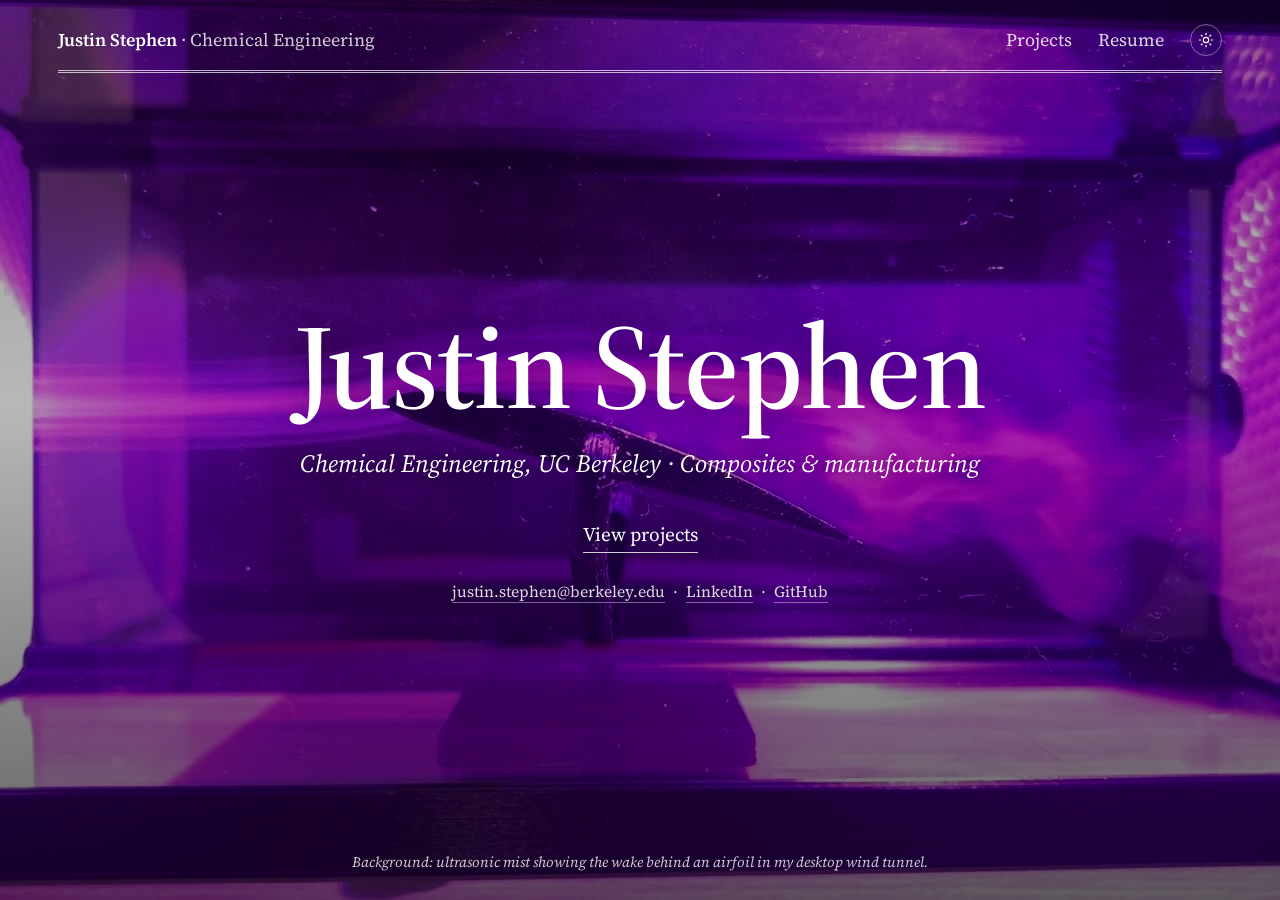
<file: index.html>
<!doctype html>
<html lang="en">
<head>
  <meta charset="utf-8">
  <meta name="viewport" content="width=device-width, initial-scale=1">
  <title>Justin Stephen</title>
  <meta name="description" content="Justin Stephen, Chemical Engineering at UC Berkeley. Composites manufacturing, mold design and program management.">
  <meta property="og:title" content="Justin Stephen">
  <meta property="og:description" content="Chemical Engineering at UC Berkeley. Composites manufacturing, mold design and program management.">
  <meta property="og:type" content="website">
  <link rel="icon" href="data:image/svg+xml,%3Csvg xmlns='http://www.w3.org/2000/svg' viewBox='0 0 64 64'%3E%3Crect width='64' height='64' fill='%230b0b0c'/%3E%3Ctext x='32' y='44' font-family='Georgia,serif' font-size='34' font-weight='700' text-anchor='middle' fill='%23f3f1ec'%3EJS%3C/text%3E%3C/svg%3E">
  <link rel="preconnect" href="https://fonts.googleapis.com">
  <link rel="preconnect" href="https://fonts.gstatic.com" crossorigin>
  <link href="https://fonts.googleapis.com/css2?family=Source+Serif+4:ital,opsz,wght@0,8..60,400;0,8..60,600;0,8..60,650;1,8..60,400&display=swap" rel="stylesheet">
  <link rel="stylesheet" href="style.css">
  <script>try{if(localStorage.getItem("mode")==="light")document.documentElement.setAttribute("data-mode","light")}catch(e){}</script>
</head>
<body>

  <header class="site-header on-hero">
    <a class="brand" href="index.html"><strong>Justin Stephen</strong><span> &middot; Chemical Engineering</span></a>
    <nav aria-label="Main">
      <a href="projects.html">Projects</a>
      <a href="resume.html">Resume</a>
      <button class="theme-toggle" id="themeToggle" type="button" aria-label="Switch between dark and light mode">
        <svg viewBox="0 0 24 24" fill="none" stroke="currentColor" stroke-width="1.8" stroke-linecap="round" aria-hidden="true"><circle cx="12" cy="12" r="4"/><path d="M12 2v2M12 20v2M4.9 4.9l1.4 1.4M17.7 17.7l1.4 1.4M2 12h2M20 12h2M4.9 19.1l1.4-1.4M17.7 6.3l1.4-1.4"/></svg>
      </button>
    </nav>
  </header>

  <main class="hero" id="home">
    <video class="hero-video" autoplay muted loop playsinline preload="auto" poster="assets/images/wind-tunnel-poster.jpg" aria-hidden="true">
      <source src="assets/video/wind-tunnel.mp4" type="video/mp4">
    </video>
    <div class="hero-shade"></div>

    <div class="hero-inner">
      <h1>Justin Stephen</h1>
      <p class="sub">Chemical Engineering, UC Berkeley &middot; Composites &amp; manufacturing</p>
      <a class="cta" href="projects.html">View projects</a>
      <p class="contact">
        <a href="mailto:justin.stephen@berkeley.edu">justin.stephen@berkeley.edu</a>
        &nbsp;&middot;&nbsp;
        <a href="https://www.linkedin.com/in/justin-stephen" target="_blank" rel="noopener">LinkedIn</a>
        &nbsp;&middot;&nbsp;
        <a href="https://github.com/justin-stephen" target="_blank" rel="noopener">GitHub</a>
      </p>
    </div>

    <p class="caption">Background: ultrasonic mist showing the wake behind an airfoil in my desktop wind tunnel.</p>
  </main>

  <script src="script.js"></script>
</body>
</html>
</file>
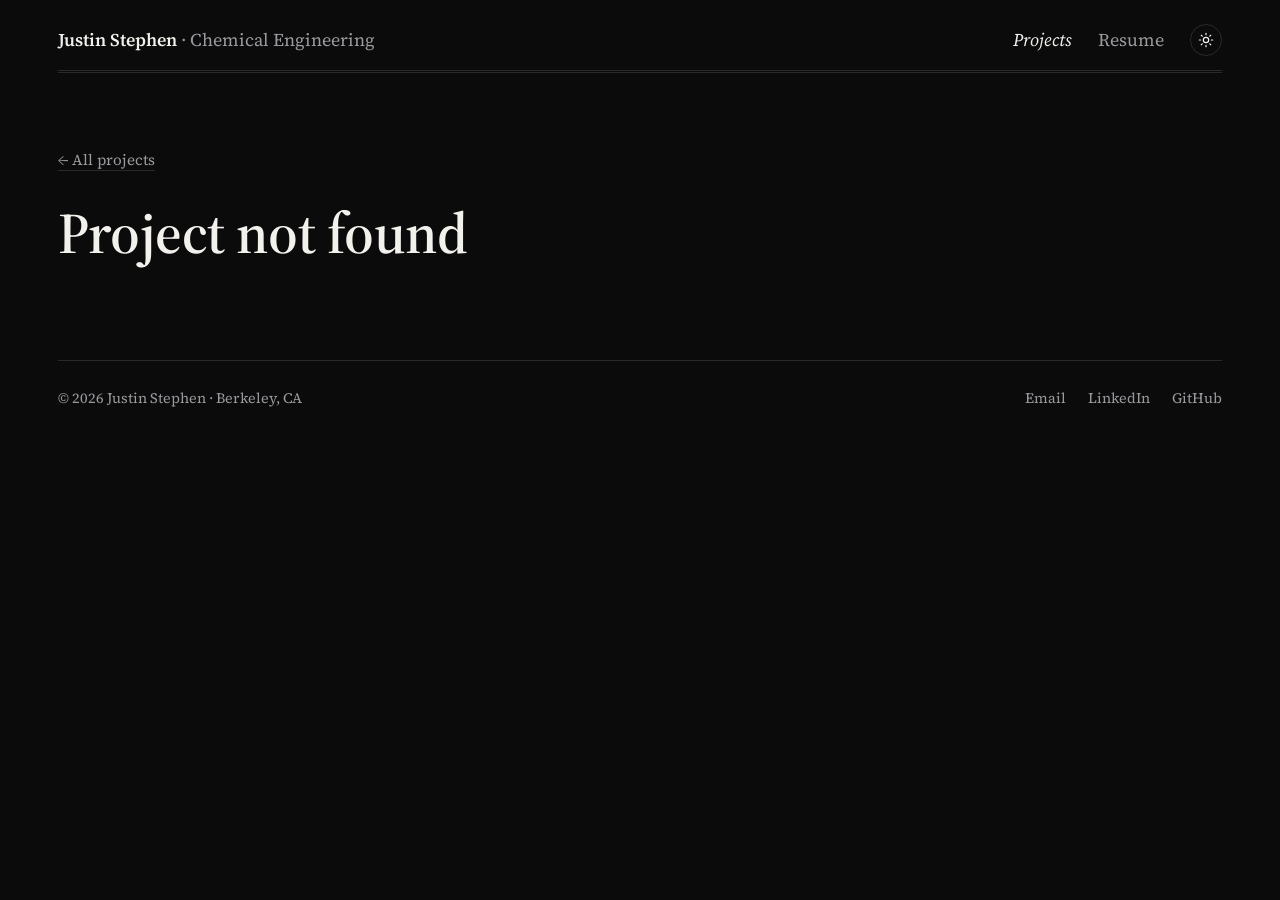
<file: project.html>
<!doctype html>
<html lang="en">
<head>
  <meta charset="utf-8">
  <meta name="viewport" content="width=device-width, initial-scale=1">
  <title>Project | Justin Stephen</title>
  <link rel="icon" href="data:image/svg+xml,%3Csvg xmlns='http://www.w3.org/2000/svg' viewBox='0 0 64 64'%3E%3Crect width='64' height='64' fill='%230b0b0c'/%3E%3Ctext x='32' y='44' font-family='Georgia,serif' font-size='34' font-weight='700' text-anchor='middle' fill='%23f3f1ec'%3EJS%3C/text%3E%3C/svg%3E">
  <link rel="preconnect" href="https://fonts.googleapis.com">
  <link rel="preconnect" href="https://fonts.gstatic.com" crossorigin>
  <link href="https://fonts.googleapis.com/css2?family=Source+Serif+4:ital,opsz,wght@0,8..60,400;0,8..60,600;0,8..60,650;1,8..60,400&display=swap" rel="stylesheet">
  <link rel="stylesheet" href="style.css">
  <script>try{if(localStorage.getItem("mode")==="light")document.documentElement.setAttribute("data-mode","light")}catch(e){}</script>
</head>
<body>

  <header class="site-header">
    <a class="brand" href="index.html"><strong>Justin Stephen</strong><span> &middot; Chemical Engineering</span></a>
    <nav aria-label="Main">
      <a href="projects.html" aria-current="page">Projects</a>
      <a href="resume.html">Resume</a>
      <button class="theme-toggle" id="themeToggle" type="button" aria-label="Switch between dark and light mode">
        <svg viewBox="0 0 24 24" fill="none" stroke="currentColor" stroke-width="1.8" stroke-linecap="round" aria-hidden="true"><circle cx="12" cy="12" r="4"/><path d="M12 2v2M12 20v2M4.9 4.9l1.4 1.4M17.7 17.7l1.4 1.4M2 12h2M20 12h2M4.9 19.1l1.4-1.4M17.7 6.3l1.4-1.4"/></svg>
      </button>
    </nav>
  </header>

  <main class="page" id="projectDetail">
    <noscript><p class="muted">Turn on JavaScript to see this project.</p></noscript>
  </main>

  <footer class="site-footer">
    <span>&copy; <span data-year>2026</span> Justin Stephen &middot; Berkeley, CA</span>
    <nav aria-label="Contact">
      <a href="mailto:justin.stephen@berkeley.edu">Email</a>
      <a href="https://www.linkedin.com/in/justin-stephen" target="_blank" rel="noopener">LinkedIn</a>
      <a href="https://github.com/justin-stephen" target="_blank" rel="noopener">GitHub</a>
    </nav>
  </footer>

  <script src="projects-data.js"></script>
  <script src="script.js"></script>
</body>
</html>
</file>
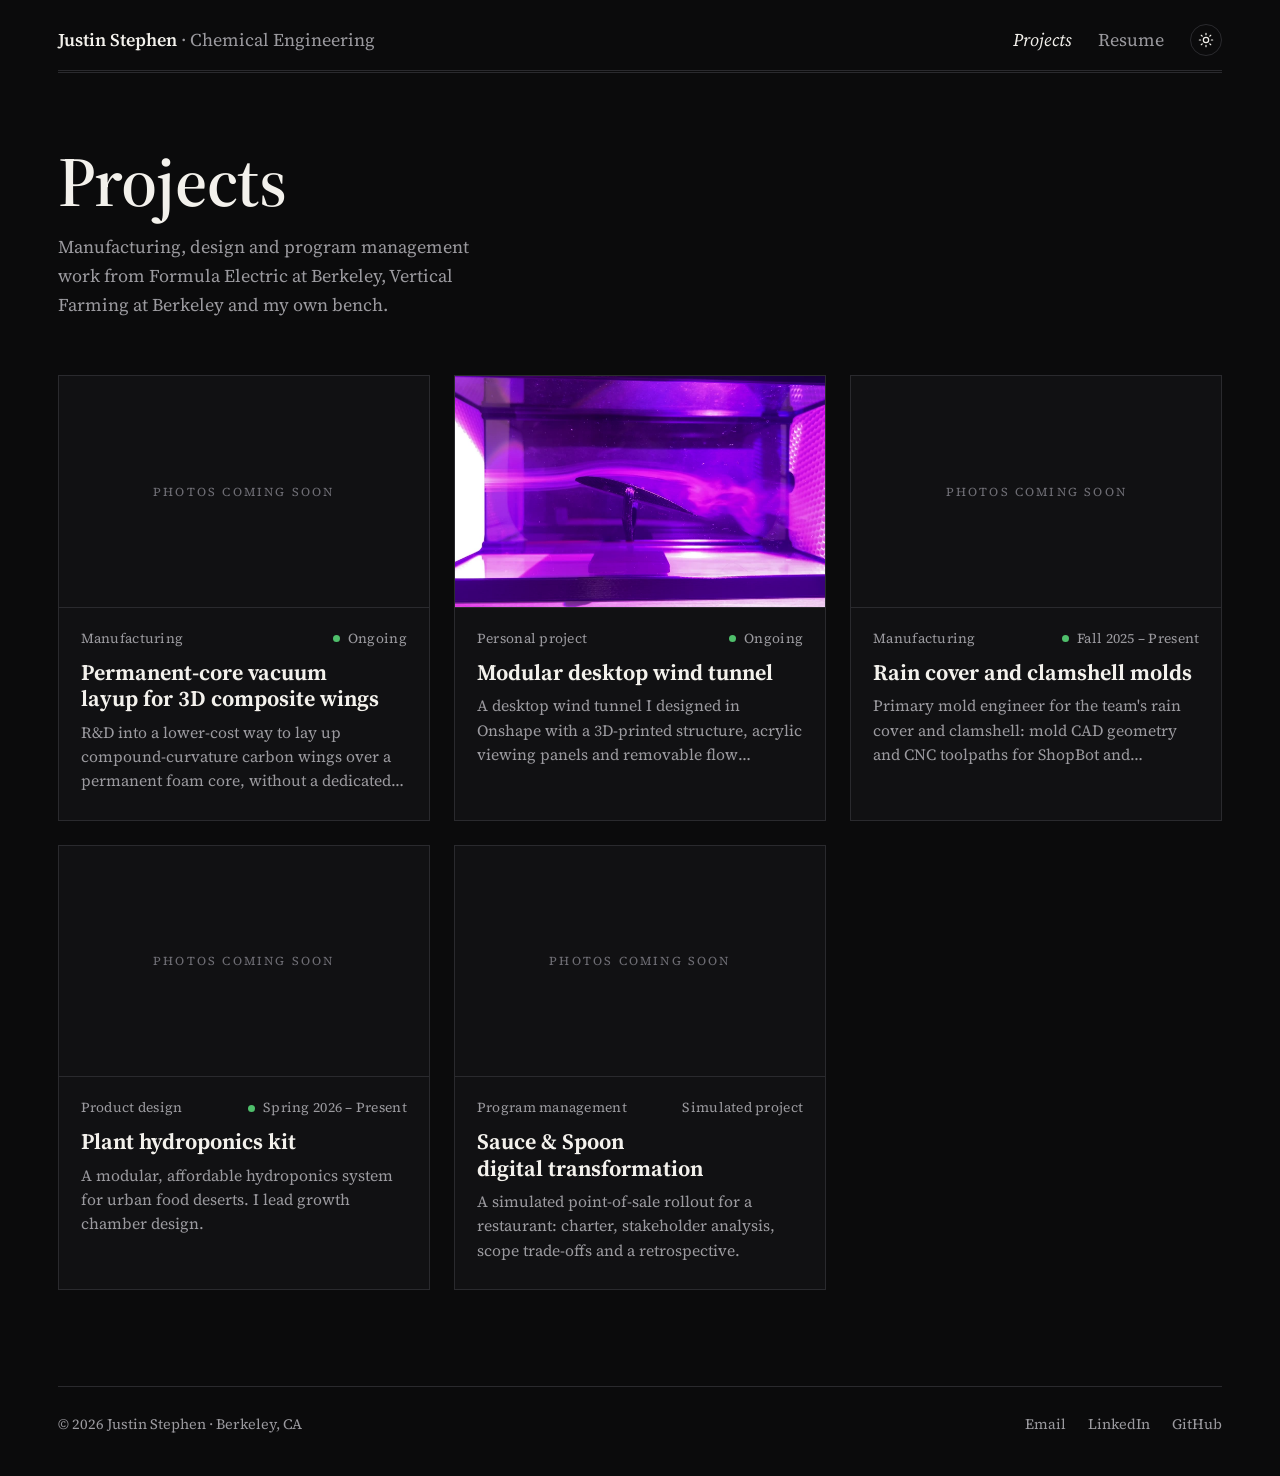
<file: projects.html>
<!doctype html>
<html lang="en">
<head>
  <meta charset="utf-8">
  <meta name="viewport" content="width=device-width, initial-scale=1">
  <title>Projects | Justin Stephen</title>
  <meta name="description" content="Projects by Justin Stephen: composite wing manufacturing, mold design, a desktop wind tunnel and more.">
  <link rel="icon" href="data:image/svg+xml,%3Csvg xmlns='http://www.w3.org/2000/svg' viewBox='0 0 64 64'%3E%3Crect width='64' height='64' fill='%230b0b0c'/%3E%3Ctext x='32' y='44' font-family='Georgia,serif' font-size='34' font-weight='700' text-anchor='middle' fill='%23f3f1ec'%3EJS%3C/text%3E%3C/svg%3E">
  <link rel="preconnect" href="https://fonts.googleapis.com">
  <link rel="preconnect" href="https://fonts.gstatic.com" crossorigin>
  <link href="https://fonts.googleapis.com/css2?family=Source+Serif+4:ital,opsz,wght@0,8..60,400;0,8..60,600;0,8..60,650;1,8..60,400&display=swap" rel="stylesheet">
  <link rel="stylesheet" href="style.css">
  <script>try{if(localStorage.getItem("mode")==="light")document.documentElement.setAttribute("data-mode","light")}catch(e){}</script>
</head>
<body>

  <header class="site-header">
    <a class="brand" href="index.html"><strong>Justin Stephen</strong><span> &middot; Chemical Engineering</span></a>
    <nav aria-label="Main">
      <a href="projects.html" aria-current="page">Projects</a>
      <a href="resume.html">Resume</a>
      <button class="theme-toggle" id="themeToggle" type="button" aria-label="Switch between dark and light mode">
        <svg viewBox="0 0 24 24" fill="none" stroke="currentColor" stroke-width="1.8" stroke-linecap="round" aria-hidden="true"><circle cx="12" cy="12" r="4"/><path d="M12 2v2M12 20v2M4.9 4.9l1.4 1.4M17.7 17.7l1.4 1.4M2 12h2M20 12h2M4.9 19.1l1.4-1.4M17.7 6.3l1.4-1.4"/></svg>
      </button>
    </nav>
  </header>

  <main class="page">
    <div class="page-head">
      <h1 class="page-title">Projects</h1>
      <p class="page-lede">Manufacturing, design and program management work from Formula Electric at Berkeley, Vertical Farming at Berkeley and my own bench.</p>
    </div>
    <div class="grid" id="projectGrid"></div>
    <noscript><p class="muted">Turn on JavaScript to see the project list.</p></noscript>
  </main>

  <footer class="site-footer">
    <span>&copy; <span data-year>2026</span> Justin Stephen &middot; Berkeley, CA</span>
    <nav aria-label="Contact">
      <a href="mailto:justin.stephen@berkeley.edu">Email</a>
      <a href="https://www.linkedin.com/in/justin-stephen" target="_blank" rel="noopener">LinkedIn</a>
      <a href="https://github.com/justin-stephen" target="_blank" rel="noopener">GitHub</a>
    </nav>
  </footer>

  <script src="projects-data.js"></script>
  <script src="script.js"></script>
</body>
</html>
</file>
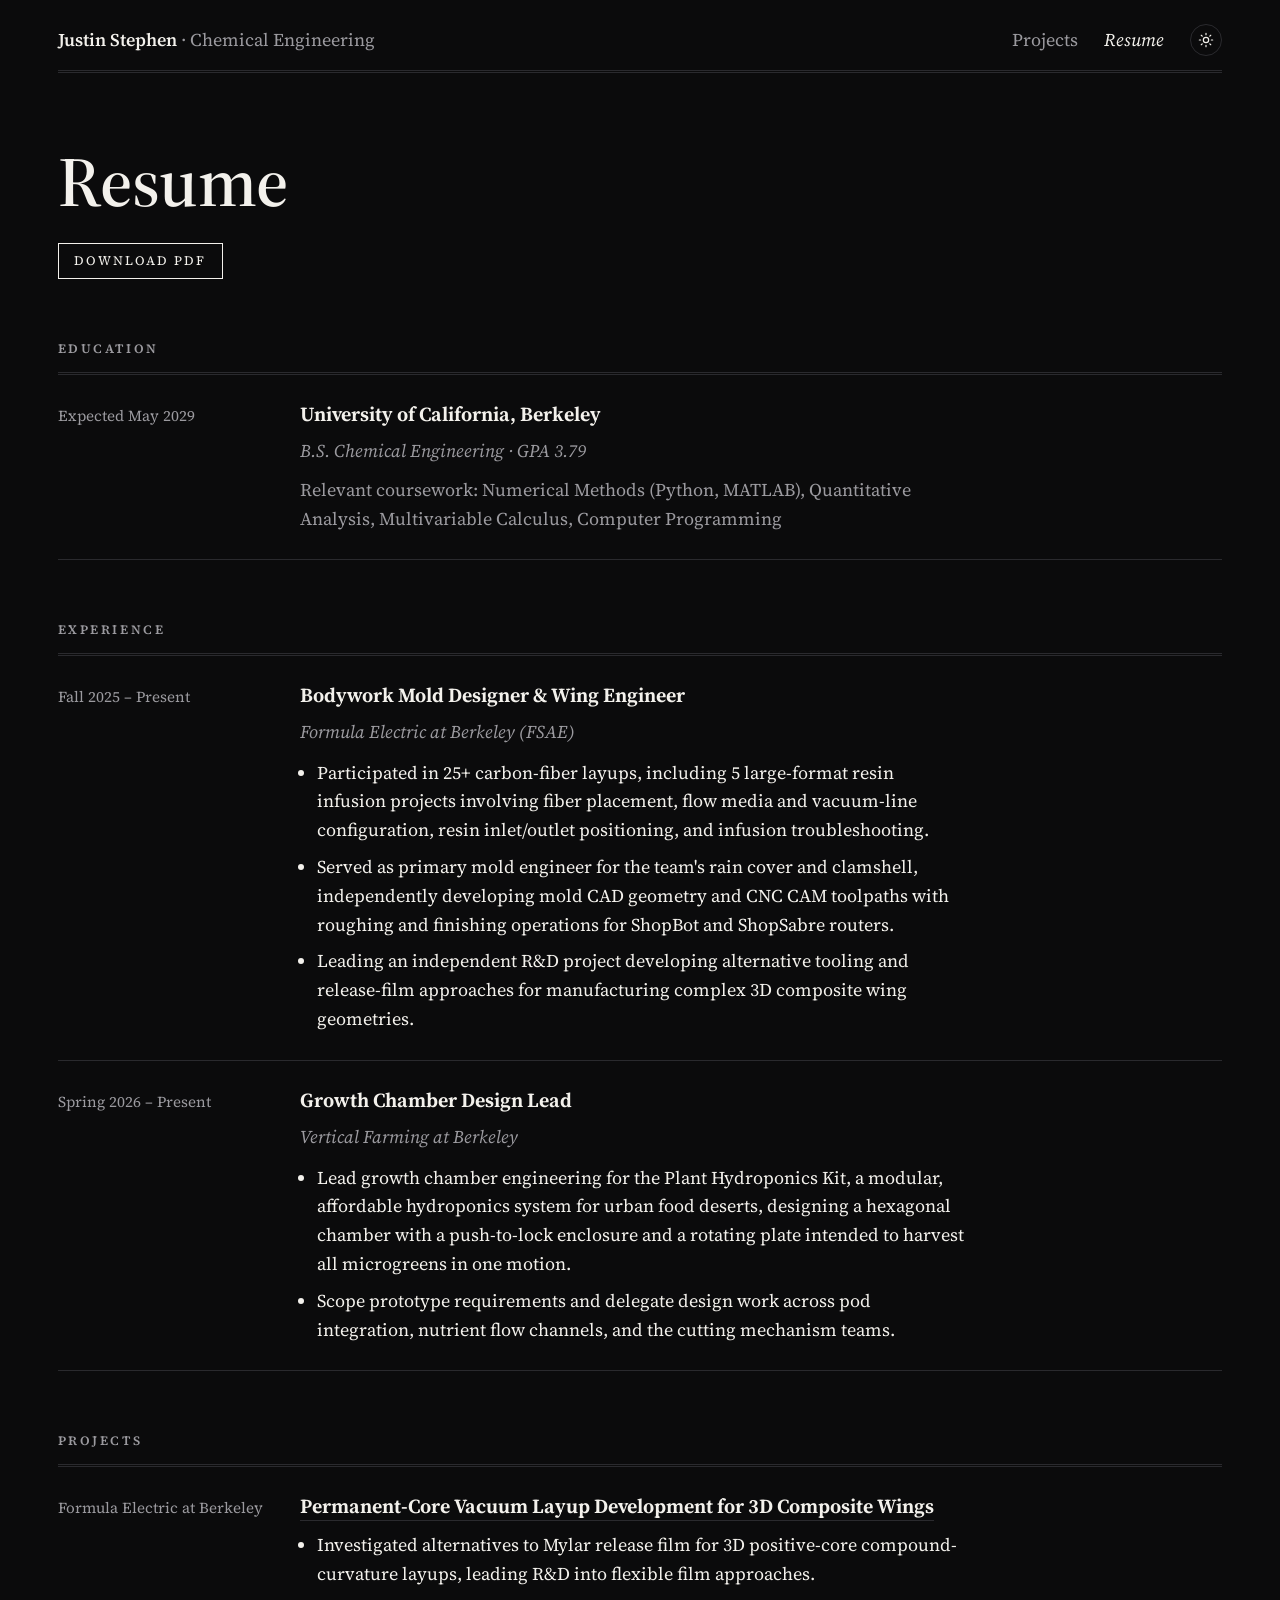
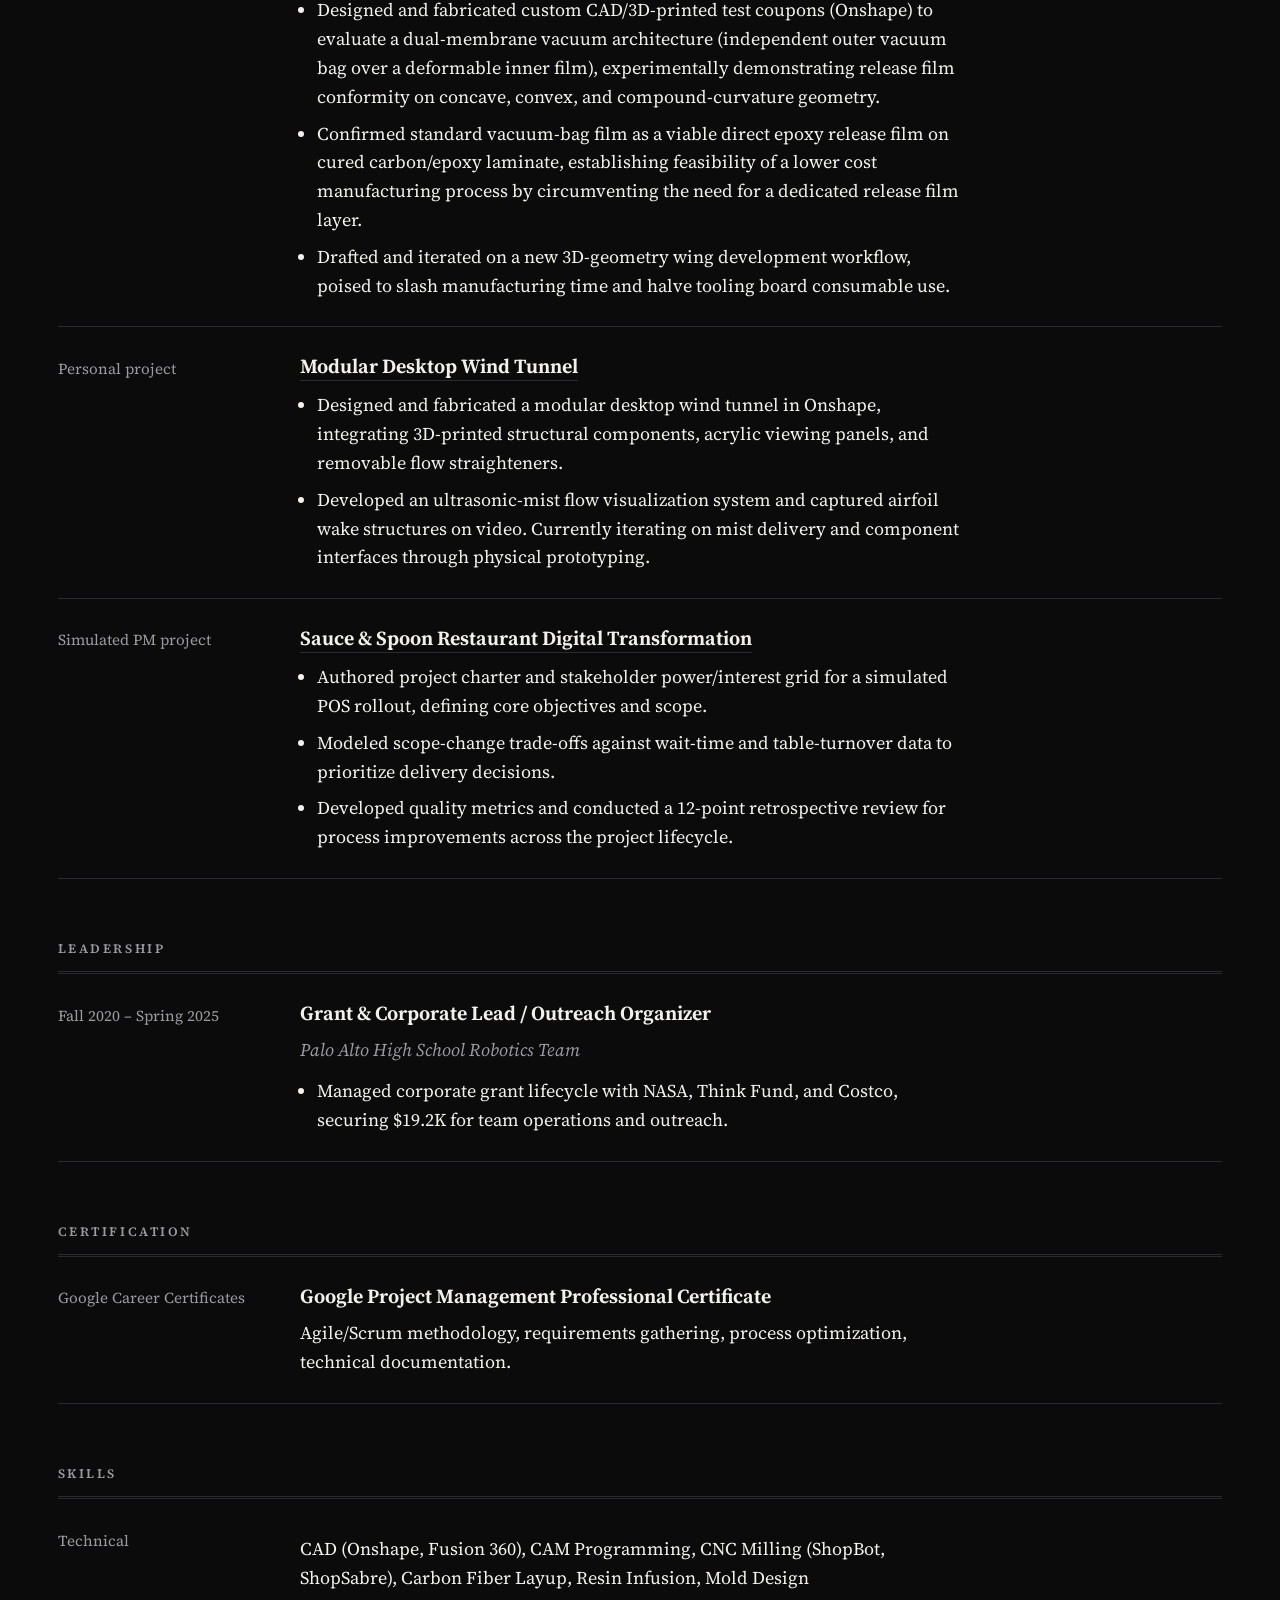
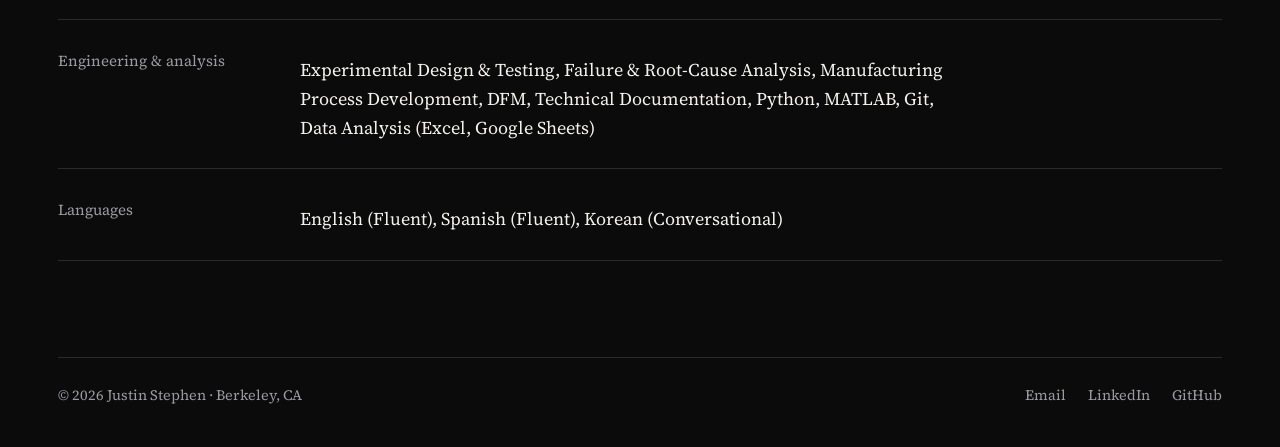
<file: resume.html>
<!doctype html>
<html lang="en">
<head>
  <meta charset="utf-8">
  <meta name="viewport" content="width=device-width, initial-scale=1">
  <title>Resume | Justin Stephen</title>
  <meta name="description" content="Resume of Justin Stephen, Chemical Engineering at UC Berkeley.">
  <link rel="icon" href="data:image/svg+xml,%3Csvg xmlns='http://www.w3.org/2000/svg' viewBox='0 0 64 64'%3E%3Crect width='64' height='64' fill='%230b0b0c'/%3E%3Ctext x='32' y='44' font-family='Georgia,serif' font-size='34' font-weight='700' text-anchor='middle' fill='%23f3f1ec'%3EJS%3C/text%3E%3C/svg%3E">
  <link rel="preconnect" href="https://fonts.googleapis.com">
  <link rel="preconnect" href="https://fonts.gstatic.com" crossorigin>
  <link href="https://fonts.googleapis.com/css2?family=Source+Serif+4:ital,opsz,wght@0,8..60,400;0,8..60,600;0,8..60,650;1,8..60,400&display=swap" rel="stylesheet">
  <link rel="stylesheet" href="style.css">
  <script>try{if(localStorage.getItem("mode")==="light")document.documentElement.setAttribute("data-mode","light")}catch(e){}</script>
</head>
<body>

  <header class="site-header">
    <a class="brand" href="index.html"><strong>Justin Stephen</strong><span> &middot; Chemical Engineering</span></a>
    <nav aria-label="Main">
      <a href="projects.html">Projects</a>
      <a href="resume.html" aria-current="page">Resume</a>
      <button class="theme-toggle" id="themeToggle" type="button" aria-label="Switch between dark and light mode">
        <svg viewBox="0 0 24 24" fill="none" stroke="currentColor" stroke-width="1.8" stroke-linecap="round" aria-hidden="true"><circle cx="12" cy="12" r="4"/><path d="M12 2v2M12 20v2M4.9 4.9l1.4 1.4M17.7 17.7l1.4 1.4M2 12h2M20 12h2M4.9 19.1l1.4-1.4M17.7 6.3l1.4-1.4"/></svg>
      </button>
    </nav>
  </header>

  <main class="page">
    <div class="page-head">
      <h1 class="page-title">Resume</h1>
      <p class="resume-actions"><a class="btn" href="resume.pdf" target="_blank" rel="noopener">Download PDF</a></p>
    </div>

    <section class="r-section">
      <h2>Education</h2>
      <div class="r-row">
        <div class="r-when">Expected May 2029</div>
        <div>
          <h3>University of California, Berkeley</h3>
          <p class="r-org">B.S. Chemical Engineering &middot; GPA 3.79</p>
          <p class="muted">Relevant coursework: Numerical Methods (Python, MATLAB), Quantitative Analysis, Multivariable Calculus, Computer Programming</p>
        </div>
      </div>
    </section>

    <section class="r-section">
      <h2>Experience</h2>
      <div class="r-row">
        <div class="r-when">Fall 2025 &ndash; Present</div>
        <div>
          <h3>Bodywork Mold Designer &amp; Wing Engineer</h3>
          <p class="r-org">Formula Electric at Berkeley (FSAE)</p>
          <ul>
            <li>Participated in 25+ carbon-fiber layups, including 5 large-format resin infusion projects involving fiber placement, flow media and vacuum-line configuration, resin inlet/outlet positioning, and infusion troubleshooting.</li>
            <li>Served as primary mold engineer for the team's rain cover and clamshell, independently developing mold CAD geometry and CNC CAM toolpaths with roughing and finishing operations for ShopBot and ShopSabre routers.</li>
            <li>Leading an independent R&amp;D project developing alternative tooling and release-film approaches for manufacturing complex 3D composite wing geometries.</li>
          </ul>
        </div>
      </div>
      <div class="r-row">
        <div class="r-when">Spring 2026 &ndash; Present</div>
        <div>
          <h3>Growth Chamber Design Lead</h3>
          <p class="r-org">Vertical Farming at Berkeley</p>
          <ul>
            <li>Lead growth chamber engineering for the Plant Hydroponics Kit, a modular, affordable hydroponics system for urban food deserts, designing a hexagonal chamber with a push-to-lock enclosure and a rotating plate intended to harvest all microgreens in one motion.</li>
            <li>Scope prototype requirements and delegate design work across pod integration, nutrient flow channels, and the cutting mechanism teams.</li>
          </ul>
        </div>
      </div>
    </section>

    <section class="r-section">
      <h2>Projects</h2>
      <div class="r-row">
        <div class="r-when">Formula Electric at Berkeley</div>
        <div>
          <h3><a class="inline" href="project.html#wing-release-film">Permanent-Core Vacuum Layup Development for 3D Composite Wings</a></h3>
          <ul>
            <li>Investigated alternatives to Mylar release film for 3D positive-core compound-curvature layups, leading R&amp;D into flexible film approaches.</li>
            <li>Designed and fabricated custom CAD/3D-printed test coupons (Onshape) to evaluate a dual-membrane vacuum architecture (independent outer vacuum bag over a deformable inner film), experimentally demonstrating release film conformity on concave, convex, and compound-curvature geometry.</li>
            <li>Confirmed standard vacuum-bag film as a viable direct epoxy release film on cured carbon/epoxy laminate, establishing feasibility of a lower cost manufacturing process by circumventing the need for a dedicated release film layer.</li>
            <li>Drafted and iterated on a new 3D-geometry wing development workflow, poised to slash manufacturing time and halve tooling board consumable use.</li>
          </ul>
        </div>
      </div>
      <div class="r-row">
        <div class="r-when">Personal project</div>
        <div>
          <h3><a class="inline" href="project.html#wind-tunnel">Modular Desktop Wind Tunnel</a></h3>
          <ul>
            <li>Designed and fabricated a modular desktop wind tunnel in Onshape, integrating 3D-printed structural components, acrylic viewing panels, and removable flow straighteners.</li>
            <li>Developed an ultrasonic-mist flow visualization system and captured airfoil wake structures on video. Currently iterating on mist delivery and component interfaces through physical prototyping.</li>
          </ul>
        </div>
      </div>
      <div class="r-row">
        <div class="r-when">Simulated PM project</div>
        <div>
          <h3><a class="inline" href="project.html#sauce-and-spoon">Sauce &amp; Spoon Restaurant Digital Transformation</a></h3>
          <ul>
            <li>Authored project charter and stakeholder power/interest grid for a simulated POS rollout, defining core objectives and scope.</li>
            <li>Modeled scope-change trade-offs against wait-time and table-turnover data to prioritize delivery decisions.</li>
            <li>Developed quality metrics and conducted a 12-point retrospective review for process improvements across the project lifecycle.</li>
          </ul>
        </div>
      </div>
    </section>

    <section class="r-section">
      <h2>Leadership</h2>
      <div class="r-row">
        <div class="r-when">Fall 2020 &ndash; Spring 2025</div>
        <div>
          <h3>Grant &amp; Corporate Lead / Outreach Organizer</h3>
          <p class="r-org">Palo Alto High School Robotics Team</p>
          <ul>
            <li>Managed corporate grant lifecycle with NASA, Think Fund, and Costco, securing $19.2K for team operations and outreach.</li>
          </ul>
        </div>
      </div>
    </section>

    <section class="r-section">
      <h2>Certification</h2>
      <div class="r-row">
        <div class="r-when">Google Career Certificates</div>
        <div>
          <h3>Google Project Management Professional Certificate</h3>
          <p>Agile/Scrum methodology, requirements gathering, process optimization, technical documentation.</p>
        </div>
      </div>
    </section>

    <section class="r-section">
      <h2>Skills</h2>
      <div class="r-row">
        <div class="r-when">Technical</div>
        <div><p>CAD (Onshape, Fusion 360), CAM Programming, CNC Milling (ShopBot, ShopSabre), Carbon Fiber Layup, Resin Infusion, Mold Design</p></div>
      </div>
      <div class="r-row">
        <div class="r-when">Engineering &amp; analysis</div>
        <div><p>Experimental Design &amp; Testing, Failure &amp; Root-Cause Analysis, Manufacturing Process Development, DFM, Technical Documentation, Python, MATLAB, Git, Data Analysis (Excel, Google Sheets)</p></div>
      </div>
      <div class="r-row">
        <div class="r-when">Languages</div>
        <div><p>English (Fluent), Spanish (Fluent), Korean (Conversational)</p></div>
      </div>
    </section>
  </main>

  <footer class="site-footer">
    <span>&copy; <span data-year>2026</span> Justin Stephen &middot; Berkeley, CA</span>
    <nav aria-label="Contact">
      <a href="mailto:justin.stephen@berkeley.edu">Email</a>
      <a href="https://www.linkedin.com/in/justin-stephen" target="_blank" rel="noopener">LinkedIn</a>
      <a href="https://github.com/justin-stephen" target="_blank" rel="noopener">GitHub</a>
    </nav>
  </footer>

  <script src="script.js"></script>
</body>
</html>
</file>
<file: style.css>
/* ------------------------------------------------------------------
   Justin Stephen: site styles
   Layout: serif type, thin borders, image-first project grid, video hero.
   Colors live in the two blocks below. Change them here and the whole
   site updates (dark is the default, light is the toggle).
------------------------------------------------------------------- */
:root {
  --bg: #0b0b0c;
  --surface: #111113;
  --line: #2a2a2e;
  --fg: #f3f1ec;
  --muted: #9b9a9f;
  --faint: #6f6e75;
  --accent: #c9a7ff;
  --live: #4fbf6b;
  --serif: "Source Serif 4", "Source Serif Pro", Georgia, "Times New Roman", serif;
  --gutter: clamp(16px, 4.5vw, 64px);
  color-scheme: dark;
}
:root[data-mode="light"] {
  --bg: #f4f1ec;
  --surface: #faf8f4;
  --line: #d8d3ca;
  --fg: #171614;
  --muted: #67635c;
  --faint: #8d887f;
  --accent: #5b30b8;
  --live: #23903f;
  color-scheme: light;
}

*, *::before, *::after { box-sizing: border-box; }
html { scroll-behavior: smooth; }
body {
  margin: 0;
  background: var(--bg);
  color: var(--fg);
  font-family: var(--serif);
  font-size: 18px;
  line-height: 1.6;
  -webkit-font-smoothing: antialiased;
  text-rendering: optimizeLegibility;
}
img, video { max-width: 100%; display: block; }
a { color: inherit; text-decoration: none; }
h1, h2, h3, p, ul, dl, figure { margin: 0; }
:focus-visible { outline: 2px solid var(--accent); outline-offset: 3px; }
.muted { color: var(--muted); }

/* ---------- Header ---------- */
.site-header {
  display: flex;
  justify-content: space-between;
  align-items: baseline;
  gap: 20px;
  margin: 0 var(--gutter);
  padding: 24px 0 14px;
  border-bottom: 3px double var(--line);
}
.brand strong { font-weight: 600; }
.brand span { color: var(--muted); }
.site-header nav { display: flex; align-items: center; gap: 26px; }
.site-header nav a { color: var(--muted); transition: color .2s; }
.site-header nav a:hover,
.site-header nav a[aria-current="page"] { color: var(--fg); }
.site-header nav a[aria-current="page"] { font-style: italic; }

.theme-toggle {
  width: 32px; height: 32px; padding: 0;
  display: grid; place-items: center;
  align-self: center;
  background: none; color: inherit;
  border: 1px solid var(--line); border-radius: 50%;
  cursor: pointer; transition: border-color .2s;
}
.theme-toggle:hover { border-color: var(--muted); }
.theme-toggle svg { width: 16px; height: 16px; }

/* Header sitting on top of the hero video */
.site-header.on-hero {
  position: absolute; z-index: 5;
  top: 0; left: var(--gutter); right: var(--gutter);
  margin: 0;
  color: #fff;
  border-color: rgba(255, 255, 255, .7);
}
.on-hero .brand span { color: rgba(255, 255, 255, .8); }
.on-hero nav a { color: rgba(255, 255, 255, .85); }
.on-hero nav a:hover { color: #fff; }
.on-hero .theme-toggle { border-color: rgba(255, 255, 255, .4); }

/* ---------- Home hero ---------- */
.hero {
  position: relative;
  min-height: 100vh; min-height: 100svh;
  display: grid; place-items: center;
  padding: 120px var(--gutter) 110px;
  text-align: center;
  color: #fff;
  background: #1a0b2e;
  overflow: hidden;
}
.hero-video {
  position: absolute; inset: 0;
  width: 100%; height: 100%;
  object-fit: cover;
}
.hero-shade {
  position: absolute; inset: 0;
  background: linear-gradient(rgba(0,0,0,.42), rgba(0,0,0,.28) 45%, rgba(0,0,0,.62));
}
.hero-inner { position: relative; max-width: 980px; }
.hero h1 {
  font-size: clamp(3rem, 10vw, 7.5rem);
  font-weight: 600;
  line-height: 1;
  letter-spacing: -.015em;
  text-wrap: balance;
  text-shadow: 0 2px 30px rgba(0,0,0,.35);
}
.hero .sub {
  margin-top: 1.1rem;
  font-style: italic;
  font-size: clamp(1.05rem, 2.4vw, 1.55rem);
  text-shadow: 0 1px 16px rgba(0,0,0,.45);
}
.hero .cta {
  display: inline-block;
  margin-top: 2.2rem;
  font-size: 1.2rem;
  padding-bottom: 3px;
  border-bottom: 1px solid rgba(255,255,255,.8);
  transition: border-color .2s, letter-spacing .3s;
}
.hero .cta:hover { border-color: #fff; letter-spacing: .02em; }
.hero .contact { margin-top: 1.6rem; font-size: .98rem; color: rgba(255,255,255,.85); }
.hero .contact a { border-bottom: 1px solid rgba(255,255,255,.4); }
.hero .contact a:hover { border-color: #fff; }
.hero .caption {
  position: absolute; left: var(--gutter); right: var(--gutter); bottom: 26px;
  font-size: .9rem; font-style: italic; color: rgba(255,255,255,.78);
}

/* ---------- Page shell ---------- */
.page { max-width: 1440px; margin: 0 auto; padding: clamp(36px, 6vw, 72px) var(--gutter) 96px; }
.page-title { font-size: clamp(2.4rem, 6vw, 4.4rem); font-weight: 600; line-height: 1.05; letter-spacing: -.01em; }
.page-lede { margin-top: 14px; max-width: 46ch; color: var(--muted); }
.page-head { margin-bottom: clamp(28px, 5vw, 56px); }

.btn {
  display: inline-block;
  padding: .55em 1.2em;
  border: 1px solid var(--fg);
  font-size: .8rem; letter-spacing: .16em; text-transform: uppercase;
  transition: background .2s, color .2s;
}
.btn:hover { background: var(--fg); color: var(--bg); }

/* ---------- Projects grid ---------- */
.grid {
  display: grid;
  grid-template-columns: repeat(auto-fill, minmax(min(100%, 340px), 1fr));
  gap: 24px;
}
.card {
  display: flex; flex-direction: column;
  background: var(--surface);
  border: 1px solid var(--line);
  transition: border-color .25s, transform .25s;
}
.card:hover { border-color: var(--muted); transform: translateY(-3px); }
.thumb {
  aspect-ratio: 16 / 10;
  background: #000;
  border-bottom: 1px solid var(--line);
  overflow: hidden;
}
.thumb img { width: 100%; height: 100%; object-fit: cover; transition: transform .6s; }
.card:hover .thumb img { transform: scale(1.035); }
.thumb.contain { background: #fff; }
.thumb.contain img { object-fit: contain; }
.thumb.empty {
  display: grid; place-items: center;
  background: var(--surface);
  color: var(--faint);
  font-size: .76rem; letter-spacing: .18em; text-transform: uppercase;
}
.card-body { display: flex; flex-direction: column; gap: 9px; padding: 20px 22px 26px; min-width: 0; }
.meta {
  display: flex; justify-content: space-between; gap: 12px;
  font-size: .86rem; color: var(--muted); letter-spacing: .02em;
}
.when { display: inline-flex; align-items: center; white-space: nowrap; }
.dot { width: 7px; height: 7px; margin-right: 8px; border-radius: 50%; background: var(--live); }
.card-title { font-size: 1.38rem; font-weight: 650; line-height: 1.2; text-wrap: balance; }
.card-desc {
  font-size: .98rem; line-height: 1.55; color: var(--muted);
  display: -webkit-box; -webkit-line-clamp: 3; -webkit-box-orient: vertical; overflow: hidden;
}

/* ---------- Project detail ---------- */
.back { font-size: .95rem; color: var(--muted); border-bottom: 1px solid var(--line); }
.back:hover { color: var(--fg); border-color: var(--muted); }
.detail-title { margin-top: 28px; font-size: clamp(2rem, 5vw, 3.6rem); font-weight: 600; line-height: 1.08; letter-spacing: -.01em; text-wrap: balance; }
.detail-sub { margin-top: 12px; color: var(--muted); font-size: .98rem; }
.detail-top {
  margin-top: clamp(28px, 4vw, 48px);
  display: grid; grid-template-columns: minmax(0, 1.6fr) minmax(0, 1fr);
  gap: clamp(28px, 5vw, 64px);
  align-items: start;
}
.media { background: #000; border: 1px solid var(--line); }
.media img, .media video { width: 100%; height: auto; }
.media.empty {
  aspect-ratio: 16 / 10; display: grid; place-items: center;
  background: var(--surface); color: var(--faint);
  font-size: .78rem; letter-spacing: .18em; text-transform: uppercase;
}
figcaption { margin-top: 10px; font-size: .88rem; color: var(--muted); max-width: 60ch; }
.summary { color: var(--muted); font-size: 1.1rem; line-height: 1.6; }
.facts { margin-top: 28px; }
.facts > div {
  display: grid; grid-template-columns: 90px 1fr; gap: 16px;
  padding: 12px 0; border-top: 1px solid var(--line); font-size: .98rem;
}
.facts > div:last-child { border-bottom: 1px solid var(--line); }
.facts dt { color: var(--faint); font-size: .88rem; }
.facts dd { margin: 0; }
.result-label { margin-top: 30px; font-size: .76rem; letter-spacing: .18em; text-transform: uppercase; color: var(--muted); }
.result { margin-top: 8px; font-size: 1.12rem; line-height: 1.55; }

.sect {
  display: grid; grid-template-columns: minmax(120px, 240px) minmax(0, 1fr);
  gap: clamp(20px, 5vw, 64px);
  margin-top: clamp(40px, 6vw, 72px); padding-top: 36px;
  border-top: 1px solid var(--line);
}
.sect h2 { font-size: 1.4rem; font-weight: 650; line-height: 1.25; }
.sect-body { max-width: 66ch; display: grid; gap: 20px; }
.sect-body figure img, .sect-body figure video { width: 100%; height: auto; border: 1px solid var(--line); }

/* ---------- Resume ---------- */
.resume-actions { margin-top: 24px; }
.r-section { margin-top: clamp(36px, 5vw, 60px); }
.r-section > h2 {
  font-size: .8rem; font-weight: 600; letter-spacing: .2em; text-transform: uppercase; color: var(--muted);
  padding-bottom: 12px; border-bottom: 3px double var(--line);
}
.r-row {
  display: grid; grid-template-columns: 210px minmax(0, 1fr); gap: 32px;
  padding: 26px 0; border-bottom: 1px solid var(--line);
}
.r-when { color: var(--muted); font-size: .95rem; padding-top: .2rem; }
.r-row h3 { font-size: 1.25rem; font-weight: 650; line-height: 1.3; }
.r-org { margin-top: 2px; font-style: italic; color: var(--muted); }
.r-row ul { margin-top: 12px; padding-left: 1.1rem; display: grid; gap: 8px; max-width: 74ch; }
.r-row p { margin-top: 10px; max-width: 74ch; }
.r-row a.inline { border-bottom: 1px solid var(--line); }
.r-row a.inline:hover { border-color: var(--fg); }

/* ---------- Footer ---------- */
.site-footer {
  display: flex; justify-content: space-between; flex-wrap: wrap; gap: 12px 28px;
  margin: 0 var(--gutter); padding: 26px 0 40px;
  border-top: 1px solid var(--line);
  font-size: .9rem; color: var(--muted);
}
.site-footer nav { display: flex; gap: 22px; flex-wrap: wrap; }
.site-footer a:hover { color: var(--fg); }

/* ---------- Small screens ---------- */
@media (max-width: 860px) {
  .detail-top { grid-template-columns: 1fr; }
  .sect { grid-template-columns: 1fr; gap: 14px; }
  .r-row { grid-template-columns: 1fr; gap: 6px; }
}
@media (max-width: 640px) {
  body { font-size: 17px; }
  .brand span { display: none; }
  .site-header nav { gap: 18px; }
  .hero .caption { bottom: 18px; font-size: .82rem; }
  .facts > div { grid-template-columns: 76px 1fr; }
}
@media (prefers-reduced-motion: reduce) {
  html { scroll-behavior: auto; }
  * { transition: none !important; }
}
</file>
